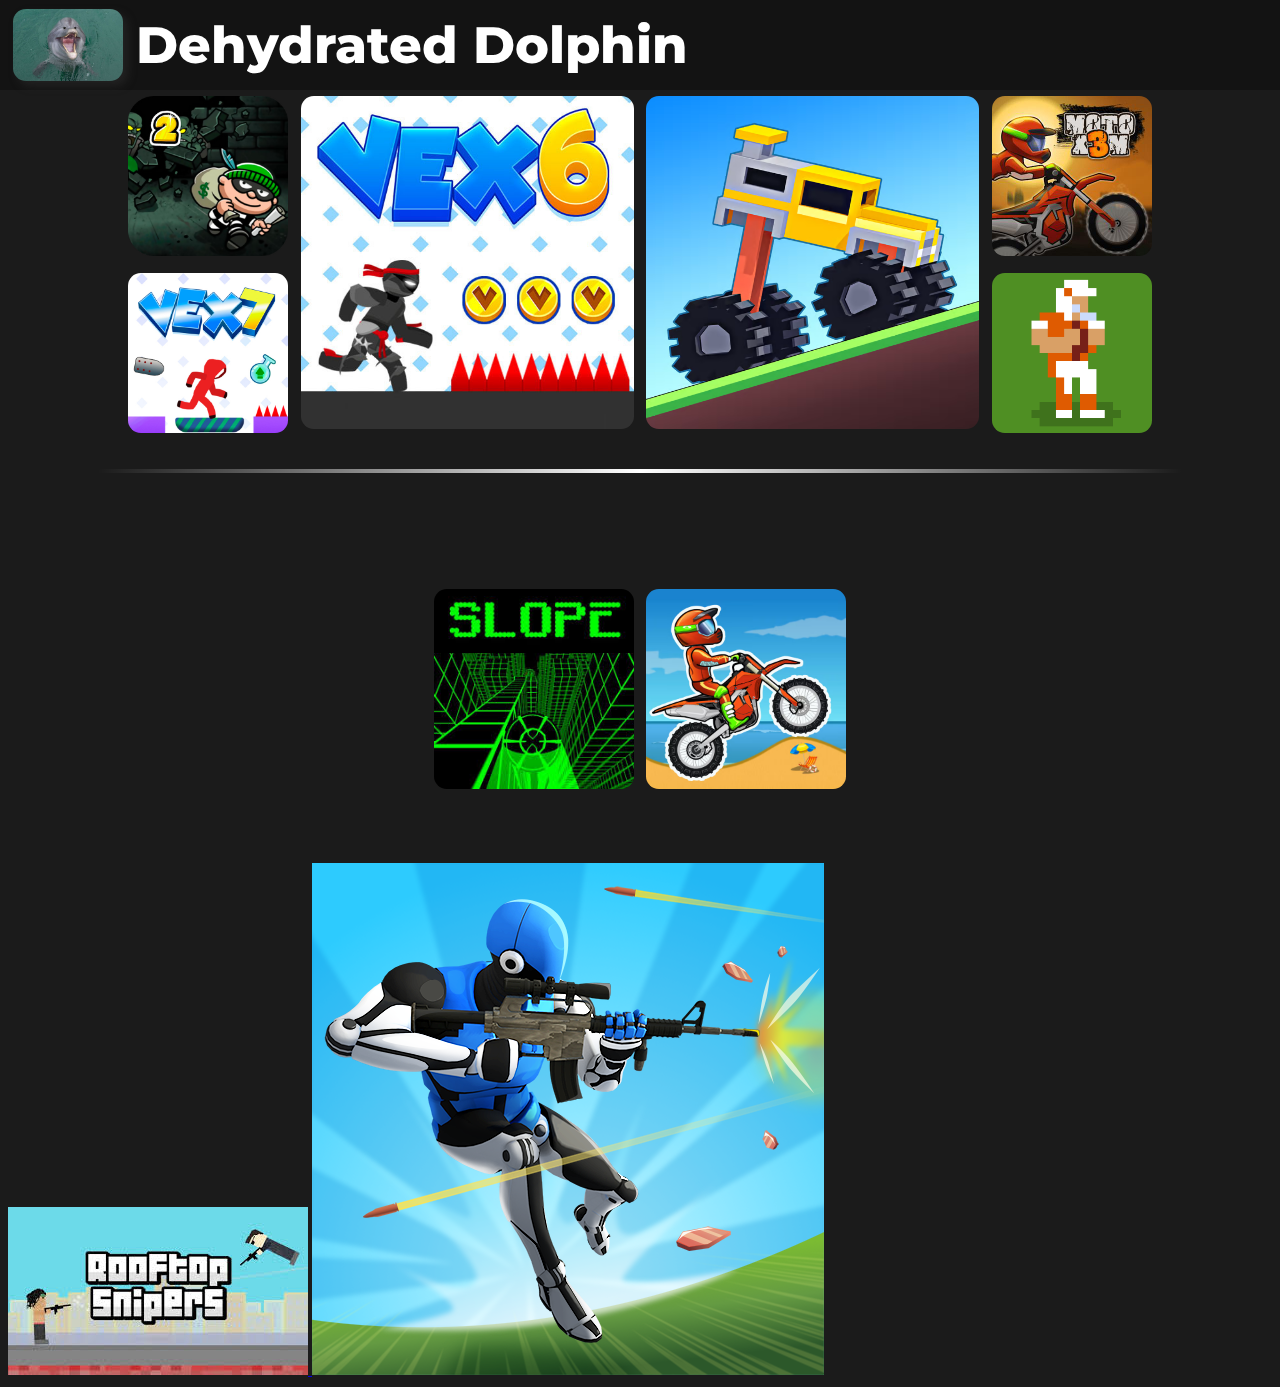
<file: index.html>
<!DOCTYPE html>
<html lang="en">
<head>
    <meta charset="UTF-8">
    <meta http-equiv="X-UA-Compatible" content="IE=edge">
    <meta name="viewport" content="width=device-width, initial-scale=1.0">
    <title>Dehydrated Dolphin Games</title>
    <link rel="stylesheet" href="/main.css">
    <link rel="stylesheet" href="https://site-assets.fontawesome.com/releases/v6.2.0/css/all.css">
</head>
<body>
    <nav>
        <img src="images/goofy ahh dolphin.jpg" alt="logo">
        <h1>Dehydrated Dolphin</h1>
    </nav>

    <div class="featured">
        <div class="column">
          <a href="games/bob-the-robber-2/">
            <img src="images/bob-the-robber-2.png">
            <div class="play-button">
                <i class="fa-solid fa-play"></i>
            </div>
          </a>
          <a href="games/vex7/">
            <img src="images/vex7.jpeg">
            <div class="play-button">
                <i class="fa-solid fa-play"></i>
            </div>
          </a>
        </div>
        <div class="row">
          <a href="games/vex6">
            <img src="images/vex6.jpeg">
            <div class="play-button">
                <i class="fa-solid fa-play"></i>
            </div>
          </a>
        </div>
        <div class="row">
          <a href="games/drive-mad/">
            <img src="images/drive-mad.jpg">
            <div class="play-button">
                <i class="fa-solid fa-play"></i>
            </div>
            </a>
        </div>
        <div class="column">
          <a href="games/moto-x3m/">
            <img src="images/moto-x3m.jpg">
            <div class="play-button">
                <i class="fa-solid fa-play"></i>
            </div>
          </a>
          <a href="games/retro-bowl/">
            <img src="images/retro-bowl.jpg">
            <div class="play-button">
                <i class="fa-solid fa-play"></i>
            </div>
          </a>
        </div>
        </div>
    </div>

    <div class="content">

    <hr>


    </div>

    <div id="games">

        <a href="games/slope/"><img src="images/slope.jpg" alt="slope"></a>
        <a href="games/motox3m2/"><img src="images/motox3m2.jpg" alt="moto x3m2"></a>
    </div>
    </div>
</body>
</html>

<script src="script.js"></script>
<a href="games/1v1lol/">
    <a href="games/rooftop snipers/"><img src="images/rooftopsnipers.jpeg">
    
        <img src="images/1v1 lol.png">
</file>
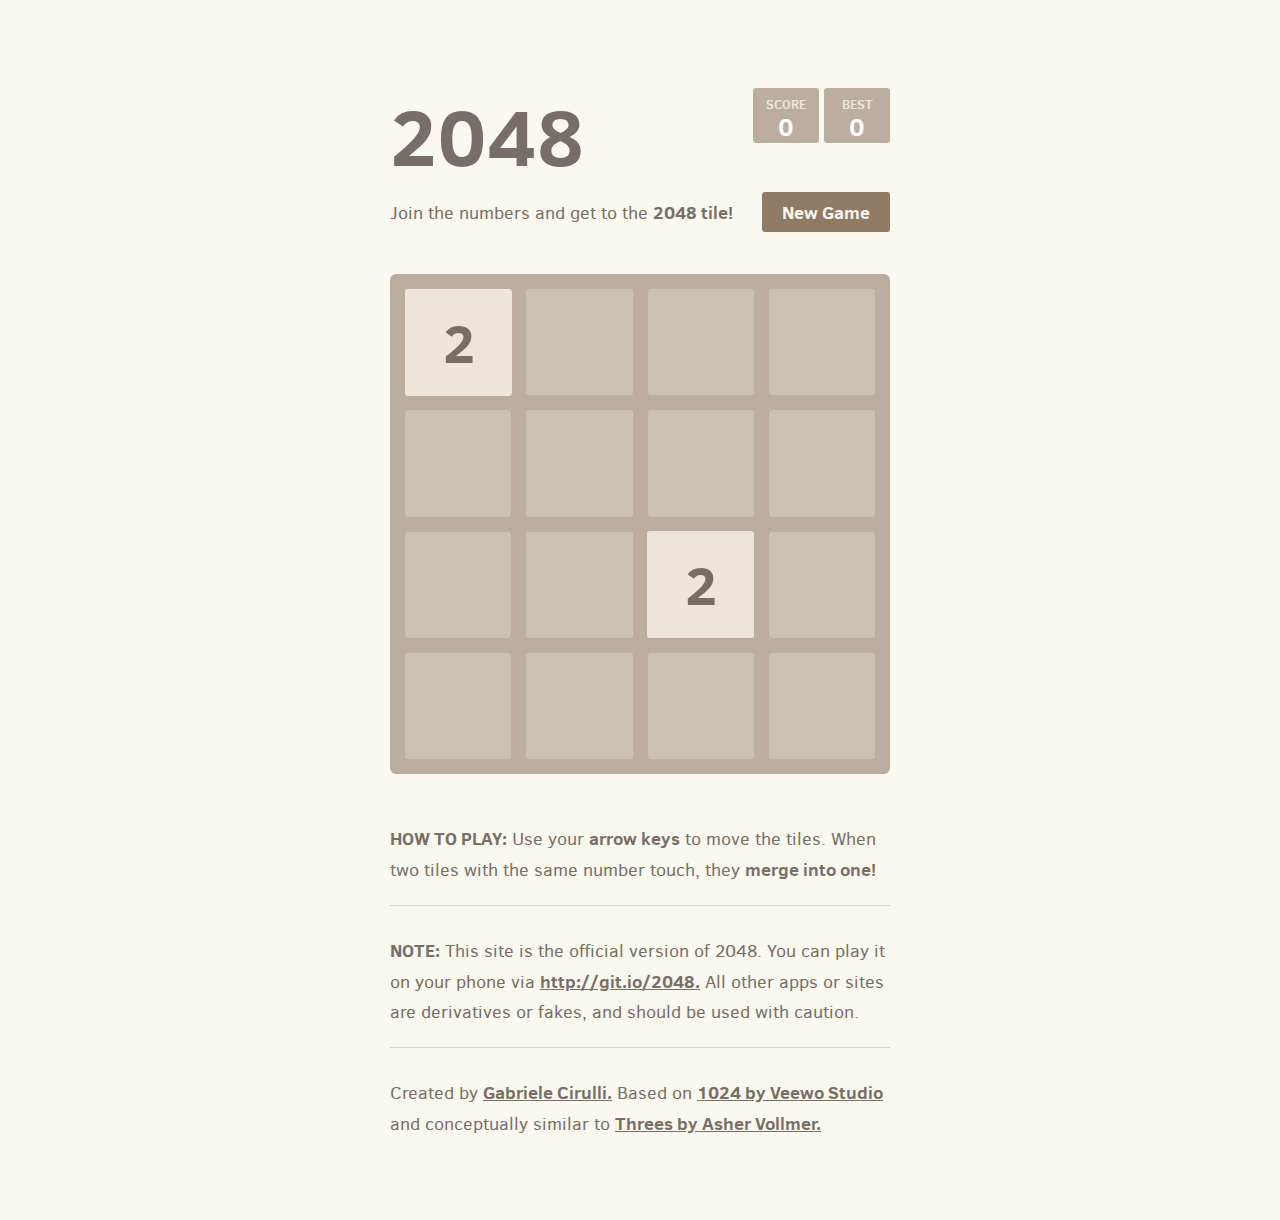
<file: games/2048/index.html>
<!DOCTYPE html>
<html>
<head>
  <meta charset="utf-8">
  <title>2048</title>

  <link href="style/main.css" rel="stylesheet" type="text/css">
  <link rel="shortcut icon" href="favicon.ico">
  <link rel="apple-touch-icon" href="meta/apple-touch-icon.png">
  <link rel="apple-touch-startup-image" href="meta/apple-touch-startup-image-640x1096.png" media="(device-width: 320px) and (device-height: 568px) and (-webkit-device-pixel-ratio: 2)"> <!-- iPhone 5+ -->
  <link rel="apple-touch-startup-image" href="meta/apple-touch-startup-image-640x920.png"  media="(device-width: 320px) and (device-height: 480px) and (-webkit-device-pixel-ratio: 2)"> <!-- iPhone, retina -->
  <meta name="apple-mobile-web-app-capable" content="yes">
  <meta name="apple-mobile-web-app-status-bar-style" content="black">

  <meta name="HandheldFriendly" content="True">
  <meta name="MobileOptimized" content="320">
  <meta name="viewport" content="width=device-width, target-densitydpi=160dpi, initial-scale=1.0, maximum-scale=1, user-scalable=no, minimal-ui">
</head>
<body>
  <div class="container">
    <div class="heading">
      <h1 class="title">2048</h1>
      <div class="scores-container">
        <div class="score-container">0</div>
        <div class="best-container">0</div>
      </div>
    </div>

    <div class="above-game">
      <p class="game-intro">Join the numbers and get to the <strong>2048 tile!</strong></p>
      <a class="restart-button">New Game</a>
    </div>

    <div class="game-container">
      <div class="game-message">
        <p></p>
        <div class="lower">
	        <a class="keep-playing-button">Keep going</a>
          <a class="retry-button">Try again</a>
        </div>
      </div>

      <div class="grid-container">
        <div class="grid-row">
          <div class="grid-cell"></div>
          <div class="grid-cell"></div>
          <div class="grid-cell"></div>
          <div class="grid-cell"></div>
        </div>
        <div class="grid-row">
          <div class="grid-cell"></div>
          <div class="grid-cell"></div>
          <div class="grid-cell"></div>
          <div class="grid-cell"></div>
        </div>
        <div class="grid-row">
          <div class="grid-cell"></div>
          <div class="grid-cell"></div>
          <div class="grid-cell"></div>
          <div class="grid-cell"></div>
        </div>
        <div class="grid-row">
          <div class="grid-cell"></div>
          <div class="grid-cell"></div>
          <div class="grid-cell"></div>
          <div class="grid-cell"></div>
        </div>
      </div>

      <div class="tile-container">

      </div>
    </div>

    <p class="game-explanation">
      <strong class="important">How to play:</strong> Use your <strong>arrow keys</strong> to move the tiles. When two tiles with the same number touch, they <strong>merge into one!</strong>
    </p>
    <hr>
    <p>
    <strong class="important">Note:</strong> This site is the official version of 2048. You can play it on your phone via <a href="http://git.io/2048">http://git.io/2048.</a> All other apps or sites are derivatives or fakes, and should be used with caution.
    </p>
    <hr>
    <p>
    Created by <a href="http://gabrielecirulli.com" target="_blank">Gabriele Cirulli.</a> Based on <a href="https://itunes.apple.com/us/app/1024!/id823499224" target="_blank">1024 by Veewo Studio</a> and conceptually similar to <a href="http://asherv.com/threes/" target="_blank">Threes by Asher Vollmer.</a>
    </p>
  </div>

  <script src="js/bind_polyfill.js"></script>
  <script src="js/classlist_polyfill.js"></script>
  <script src="js/animframe_polyfill.js"></script>
  <script src="js/keyboard_input_manager.js"></script>
  <script src="js/html_actuator.js"></script>
  <script src="js/grid.js"></script>
  <script src="js/tile.js"></script>
  <script src="js/local_storage_manager.js"></script>
  <script src="js/game_manager.js"></script>
  <script src="js/application.js"></script>
</body>
</html>
</file>
<file: main.css>
@import url('https://fonts.googleapis.com/css2?family=Montserrat:wght@400;600;700;800;900&display=swap');

body {
    background-color: #1b1b1b;
    font-family: 'Montserrat', sans-serif;
}

nav {
    position: fixed;
    top: 0;
    left: 0;
    backdrop-filter: blur(10px) saturate(200%) brightness(70%);
    color: #fff;
    display: flex;
    height: 7vw;
    width: 100%;
    align-items: center;
    justify-content: left;
    padding: 0 1%;
    z-index: 5;
    margin: auto;
}

nav img {
    height: 80%;
    width: auto;
    margin-right: 1%;
    border-radius: 1vw;
    cursor: pointer;
    user-select: none;
    box-shadow: 5px 5px 10px rgba(53, 53, 53, 0.459);
}

nav h1 {
    font-size: 4vw;
    font-weight: 800;
    margin-right: 1%;
}

.content {
    flex-direction: column;
    align-items: left;
    padding: 7vw;
    padding-top: 0vw;
}

.content hr {
    border: 0;
    height: 4px;
    background-image: linear-gradient(to right, rgba(0, 0, 0, 0), rgb(255, 255, 255), rgba(0, 0, 0, 0));
    margin: 1vw 0;
}

.search {
    display: flex;
    user-select: none;
    margin-top: 2.5vw;
    margin-left: 1.2vw;
}
 
.search input {
    background-color: #222222;
    border: none;
    border-radius: 1vw 0 0 1vw;
    color: #fff;
    font-size: 1.5vw;
    font-weight: 600;
    padding: 0.8vw 1.5vw;
    font-family: 'Montserrat', sans-serif;
    z-index: 1;
    outline: none;
}
 
.search input::placeholder {
    color: #fff;
    font-weight: 600;
    font-size: 1.5vw;
}
 
.search button {
    background-color: #fff;
    border: none;
    border-radius: 0 1vw 1vw 0;
    color:#222222;
    font-size: 1.5vw;
    font-weight: 600;
    padding: 0.8vw 1vw;
    cursor: pointer;
    font-family: 'Montserrat', sans-serif;
    z-index: 1;
    transition: .3s all ease;
}
 
#games {
    display: flex;
    flex-wrap: wrap;
    justify-content: center;
    margin-top: .6vw;
    padding-bottom: 5vw;

}
 
#games img {    height: 15.6vw;
    width: 15.6vw;
    border-radius: 1vw;
    margin: .5vw;
    cursor: pointer;
    user-select: none;
    transition: transform .2s;
}
 
#games img:hover {
    transform: scale(1.01);
}

.featured {
    display: flex;
    flex-direction: row;
    flex-wrap: wrap;
    justify-content: center;
    padding: 1vw;
    margin:1%;
    margin-top: 6vw;
}

.featured h1 {
    font-size: 3.5vw;
    font-weight: 700;
    margin: 1vw 1vw .4vw 1vw;
    width: 83.8%;
    text-align: left;
    color: #fff;
}

.featured .column {
    display: flex;
    flex-direction: column;
}

.featured img {
    height: 12.5vw;
    width: 12.5vw;
    border-radius: 1vw;
    margin: .5vw;
    cursor: pointer;
    user-select: none;
    transition: all .2s;
}

.featured img:hover {
    transform: scale(1.02);
    filter: brightness(50%);
}


.featured .row img {
    height: 26vw;
    width: 26vw;
}

.featured a {
    display: inline-block;
    position: relative;
    color: #2c7ffc;
    text-decoration: none;
}
    
    .featured .play-button {
    position: absolute;
    top: 50%;
    left: 50%;
    transform: translate(-50%, -50%);
    opacity: 0;
    transition: opacity 0.2s;
    }
    
    .featured a:hover .play-button {
    opacity: 1;
    pointer-events: none;
    }
    
    .featured .play-button i {
    font-size: 5vw;
    text-shadow: 0 0 100px #2c7ffc;
    }
</file>
<file: games/2048/style/main.css>
@import url(fonts/clear-sans.css);
html, body {
  margin: 0;
  padding: 0;
  background: #faf8ef;
  color: #776e65;
  font-family: "Clear Sans", "Helvetica Neue", Arial, sans-serif;
  font-size: 18px; }

body {
  margin: 80px 0; }

.heading:after {
  content: "";
  display: block;
  clear: both; }

h1.title {
  font-size: 80px;
  font-weight: bold;
  margin: 0;
  display: block;
  float: left; }

@-webkit-keyframes move-up {
  0% {
    top: 25px;
    opacity: 1; }

  100% {
    top: -50px;
    opacity: 0; } }
@-moz-keyframes move-up {
  0% {
    top: 25px;
    opacity: 1; }

  100% {
    top: -50px;
    opacity: 0; } }
@keyframes move-up {
  0% {
    top: 25px;
    opacity: 1; }

  100% {
    top: -50px;
    opacity: 0; } }
.scores-container {
  float: right;
  text-align: right; }

.score-container, .best-container {
  position: relative;
  display: inline-block;
  background: #bbada0;
  padding: 15px 25px;
  font-size: 25px;
  height: 25px;
  line-height: 47px;
  font-weight: bold;
  border-radius: 3px;
  color: white;
  margin-top: 8px;
  text-align: center; }
  .score-container:after, .best-container:after {
    position: absolute;
    width: 100%;
    top: 10px;
    left: 0;
    text-transform: uppercase;
    font-size: 13px;
    line-height: 13px;
    text-align: center;
    color: #eee4da; }
  .score-container .score-addition, .best-container .score-addition {
    position: absolute;
    right: 30px;
    color: red;
    font-size: 25px;
    line-height: 25px;
    font-weight: bold;
    color: rgba(119, 110, 101, 0.9);
    z-index: 100;
    -webkit-animation: move-up 600ms ease-in;
    -moz-animation: move-up 600ms ease-in;
    animation: move-up 600ms ease-in;
    -webkit-animation-fill-mode: both;
    -moz-animation-fill-mode: both;
    animation-fill-mode: both; }

.score-container:after {
  content: "Score"; }

.best-container:after {
  content: "Best"; }

p {
  margin-top: 0;
  margin-bottom: 10px;
  line-height: 1.65; }

a {
  color: #776e65;
  font-weight: bold;
  text-decoration: underline;
  cursor: pointer; }

strong.important {
  text-transform: uppercase; }

hr {
  border: none;
  border-bottom: 1px solid #d8d4d0;
  margin-top: 20px;
  margin-bottom: 30px; }

.container {
  width: 500px;
  margin: 0 auto; }

@-webkit-keyframes fade-in {
  0% {
    opacity: 0; }

  100% {
    opacity: 1; } }
@-moz-keyframes fade-in {
  0% {
    opacity: 0; }

  100% {
    opacity: 1; } }
@keyframes fade-in {
  0% {
    opacity: 0; }

  100% {
    opacity: 1; } }
.game-container {
  margin-top: 40px;
  position: relative;
  padding: 15px;
  cursor: default;
  -webkit-touch-callout: none;
  -ms-touch-callout: none;
  -webkit-user-select: none;
  -moz-user-select: none;
  -ms-user-select: none;
  -ms-touch-action: none;
  touch-action: none;
  background: #bbada0;
  border-radius: 6px;
  width: 500px;
  height: 500px;
  -webkit-box-sizing: border-box;
  -moz-box-sizing: border-box;
  box-sizing: border-box; }
  .game-container .game-message {
    display: none;
    position: absolute;
    top: 0;
    right: 0;
    bottom: 0;
    left: 0;
    background: rgba(238, 228, 218, 0.5);
    z-index: 100;
    text-align: center;
    -webkit-animation: fade-in 800ms ease 1200ms;
    -moz-animation: fade-in 800ms ease 1200ms;
    animation: fade-in 800ms ease 1200ms;
    -webkit-animation-fill-mode: both;
    -moz-animation-fill-mode: both;
    animation-fill-mode: both; }
    .game-container .game-message p {
      font-size: 60px;
      font-weight: bold;
      height: 60px;
      line-height: 60px;
      margin-top: 222px; }
    .game-container .game-message .lower {
      display: block;
      margin-top: 59px; }
    .game-container .game-message a {
      display: inline-block;
      background: #8f7a66;
      border-radius: 3px;
      padding: 0 20px;
      text-decoration: none;
      color: #f9f6f2;
      height: 40px;
      line-height: 42px;
      margin-left: 9px; }
      .game-container .game-message a.keep-playing-button {
        display: none; }
    .game-container .game-message.game-won {
      background: rgba(237, 194, 46, 0.5);
      color: #f9f6f2; }
      .game-container .game-message.game-won a.keep-playing-button {
        display: inline-block; }
    .game-container .game-message.game-won, .game-container .game-message.game-over {
      display: block; }

.grid-container {
  position: absolute;
  z-index: 1; }

.grid-row {
  margin-bottom: 15px; }
  .grid-row:last-child {
    margin-bottom: 0; }
  .grid-row:after {
    content: "";
    display: block;
    clear: both; }

.grid-cell {
  width: 106.25px;
  height: 106.25px;
  margin-right: 15px;
  float: left;
  border-radius: 3px;
  background: rgba(238, 228, 218, 0.35); }
  .grid-cell:last-child {
    margin-right: 0; }

.tile-container {
  position: absolute;
  z-index: 2; }

.tile, .tile .tile-inner {
  width: 107px;
  height: 107px;
  line-height: 107px; }
.tile.tile-position-1-1 {
  -webkit-transform: translate(0px, 0px);
  -moz-transform: translate(0px, 0px);
  -ms-transform: translate(0px, 0px);
  transform: translate(0px, 0px); }
.tile.tile-position-1-2 {
  -webkit-transform: translate(0px, 121px);
  -moz-transform: translate(0px, 121px);
  -ms-transform: translate(0px, 121px);
  transform: translate(0px, 121px); }
.tile.tile-position-1-3 {
  -webkit-transform: translate(0px, 242px);
  -moz-transform: translate(0px, 242px);
  -ms-transform: translate(0px, 242px);
  transform: translate(0px, 242px); }
.tile.tile-position-1-4 {
  -webkit-transform: translate(0px, 363px);
  -moz-transform: translate(0px, 363px);
  -ms-transform: translate(0px, 363px);
  transform: translate(0px, 363px); }
.tile.tile-position-2-1 {
  -webkit-transform: translate(121px, 0px);
  -moz-transform: translate(121px, 0px);
  -ms-transform: translate(121px, 0px);
  transform: translate(121px, 0px); }
.tile.tile-position-2-2 {
  -webkit-transform: translate(121px, 121px);
  -moz-transform: translate(121px, 121px);
  -ms-transform: translate(121px, 121px);
  transform: translate(121px, 121px); }
.tile.tile-position-2-3 {
  -webkit-transform: translate(121px, 242px);
  -moz-transform: translate(121px, 242px);
  -ms-transform: translate(121px, 242px);
  transform: translate(121px, 242px); }
.tile.tile-position-2-4 {
  -webkit-transform: translate(121px, 363px);
  -moz-transform: translate(121px, 363px);
  -ms-transform: translate(121px, 363px);
  transform: translate(121px, 363px); }
.tile.tile-position-3-1 {
  -webkit-transform: translate(242px, 0px);
  -moz-transform: translate(242px, 0px);
  -ms-transform: translate(242px, 0px);
  transform: translate(242px, 0px); }
.tile.tile-position-3-2 {
  -webkit-transform: translate(242px, 121px);
  -moz-transform: translate(242px, 121px);
  -ms-transform: translate(242px, 121px);
  transform: translate(242px, 121px); }
.tile.tile-position-3-3 {
  -webkit-transform: translate(242px, 242px);
  -moz-transform: translate(242px, 242px);
  -ms-transform: translate(242px, 242px);
  transform: translate(242px, 242px); }
.tile.tile-position-3-4 {
  -webkit-transform: translate(242px, 363px);
  -moz-transform: translate(242px, 363px);
  -ms-transform: translate(242px, 363px);
  transform: translate(242px, 363px); }
.tile.tile-position-4-1 {
  -webkit-transform: translate(363px, 0px);
  -moz-transform: translate(363px, 0px);
  -ms-transform: translate(363px, 0px);
  transform: translate(363px, 0px); }
.tile.tile-position-4-2 {
  -webkit-transform: translate(363px, 121px);
  -moz-transform: translate(363px, 121px);
  -ms-transform: translate(363px, 121px);
  transform: translate(363px, 121px); }
.tile.tile-position-4-3 {
  -webkit-transform: translate(363px, 242px);
  -moz-transform: translate(363px, 242px);
  -ms-transform: translate(363px, 242px);
  transform: translate(363px, 242px); }
.tile.tile-position-4-4 {
  -webkit-transform: translate(363px, 363px);
  -moz-transform: translate(363px, 363px);
  -ms-transform: translate(363px, 363px);
  transform: translate(363px, 363px); }

.tile {
  position: absolute;
  -webkit-transition: 100ms ease-in-out;
  -moz-transition: 100ms ease-in-out;
  transition: 100ms ease-in-out;
  -webkit-transition-property: -webkit-transform;
  -moz-transition-property: -moz-transform;
  transition-property: transform; }
  .tile .tile-inner {
    border-radius: 3px;
    background: #eee4da;
    text-align: center;
    font-weight: bold;
    z-index: 10;
    font-size: 55px; }
  .tile.tile-2 .tile-inner {
    background: #eee4da;
    box-shadow: 0 0 30px 10px rgba(243, 215, 116, 0), inset 0 0 0 1px rgba(255, 255, 255, 0); }
  .tile.tile-4 .tile-inner {
    background: #ede0c8;
    box-shadow: 0 0 30px 10px rgba(243, 215, 116, 0), inset 0 0 0 1px rgba(255, 255, 255, 0); }
  .tile.tile-8 .tile-inner {
    color: #f9f6f2;
    background: #f2b179; }
  .tile.tile-16 .tile-inner {
    color: #f9f6f2;
    background: #f59563; }
  .tile.tile-32 .tile-inner {
    color: #f9f6f2;
    background: #f67c5f; }
  .tile.tile-64 .tile-inner {
    color: #f9f6f2;
    background: #f65e3b; }
  .tile.tile-128 .tile-inner {
    color: #f9f6f2;
    background: #edcf72;
    box-shadow: 0 0 30px 10px rgba(243, 215, 116, 0.2381), inset 0 0 0 1px rgba(255, 255, 255, 0.14286);
    font-size: 45px; }
    @media screen and (max-width: 520px) {
      .tile.tile-128 .tile-inner {
        font-size: 25px; } }
  .tile.tile-256 .tile-inner {
    color: #f9f6f2;
    background: #edcc61;
    box-shadow: 0 0 30px 10px rgba(243, 215, 116, 0.31746), inset 0 0 0 1px rgba(255, 255, 255, 0.19048);
    font-size: 45px; }
    @media screen and (max-width: 520px) {
      .tile.tile-256 .tile-inner {
        font-size: 25px; } }
  .tile.tile-512 .tile-inner {
    color: #f9f6f2;
    background: #edc850;
    box-shadow: 0 0 30px 10px rgba(243, 215, 116, 0.39683), inset 0 0 0 1px rgba(255, 255, 255, 0.2381);
    font-size: 45px; }
    @media screen and (max-width: 520px) {
      .tile.tile-512 .tile-inner {
        font-size: 25px; } }
  .tile.tile-1024 .tile-inner {
    color: #f9f6f2;
    background: #edc53f;
    box-shadow: 0 0 30px 10px rgba(243, 215, 116, 0.47619), inset 0 0 0 1px rgba(255, 255, 255, 0.28571);
    font-size: 35px; }
    @media screen and (max-width: 520px) {
      .tile.tile-1024 .tile-inner {
        font-size: 15px; } }
  .tile.tile-2048 .tile-inner {
    color: #f9f6f2;
    background: #edc22e;
    box-shadow: 0 0 30px 10px rgba(243, 215, 116, 0.55556), inset 0 0 0 1px rgba(255, 255, 255, 0.33333);
    font-size: 35px; }
    @media screen and (max-width: 520px) {
      .tile.tile-2048 .tile-inner {
        font-size: 15px; } }
  .tile.tile-super .tile-inner {
    color: #f9f6f2;
    background: #3c3a32;
    font-size: 30px; }
    @media screen and (max-width: 520px) {
      .tile.tile-super .tile-inner {
        font-size: 10px; } }

@-webkit-keyframes appear {
  0% {
    opacity: 0;
    -webkit-transform: scale(0);
    -moz-transform: scale(0);
    -ms-transform: scale(0);
    transform: scale(0); }

  100% {
    opacity: 1;
    -webkit-transform: scale(1);
    -moz-transform: scale(1);
    -ms-transform: scale(1);
    transform: scale(1); } }
@-moz-keyframes appear {
  0% {
    opacity: 0;
    -webkit-transform: scale(0);
    -moz-transform: scale(0);
    -ms-transform: scale(0);
    transform: scale(0); }

  100% {
    opacity: 1;
    -webkit-transform: scale(1);
    -moz-transform: scale(1);
    -ms-transform: scale(1);
    transform: scale(1); } }
@keyframes appear {
  0% {
    opacity: 0;
    -webkit-transform: scale(0);
    -moz-transform: scale(0);
    -ms-transform: scale(0);
    transform: scale(0); }

  100% {
    opacity: 1;
    -webkit-transform: scale(1);
    -moz-transform: scale(1);
    -ms-transform: scale(1);
    transform: scale(1); } }
.tile-new .tile-inner {
  -webkit-animation: appear 200ms ease 100ms;
  -moz-animation: appear 200ms ease 100ms;
  animation: appear 200ms ease 100ms;
  -webkit-animation-fill-mode: backwards;
  -moz-animation-fill-mode: backwards;
  animation-fill-mode: backwards; }

@-webkit-keyframes pop {
  0% {
    -webkit-transform: scale(0);
    -moz-transform: scale(0);
    -ms-transform: scale(0);
    transform: scale(0); }

  50% {
    -webkit-transform: scale(1.2);
    -moz-transform: scale(1.2);
    -ms-transform: scale(1.2);
    transform: scale(1.2); }

  100% {
    -webkit-transform: scale(1);
    -moz-transform: scale(1);
    -ms-transform: scale(1);
    transform: scale(1); } }
@-moz-keyframes pop {
  0% {
    -webkit-transform: scale(0);
    -moz-transform: scale(0);
    -ms-transform: scale(0);
    transform: scale(0); }

  50% {
    -webkit-transform: scale(1.2);
    -moz-transform: scale(1.2);
    -ms-transform: scale(1.2);
    transform: scale(1.2); }

  100% {
    -webkit-transform: scale(1);
    -moz-transform: scale(1);
    -ms-transform: scale(1);
    transform: scale(1); } }
@keyframes pop {
  0% {
    -webkit-transform: scale(0);
    -moz-transform: scale(0);
    -ms-transform: scale(0);
    transform: scale(0); }

  50% {
    -webkit-transform: scale(1.2);
    -moz-transform: scale(1.2);
    -ms-transform: scale(1.2);
    transform: scale(1.2); }

  100% {
    -webkit-transform: scale(1);
    -moz-transform: scale(1);
    -ms-transform: scale(1);
    transform: scale(1); } }
.tile-merged .tile-inner {
  z-index: 20;
  -webkit-animation: pop 200ms ease 100ms;
  -moz-animation: pop 200ms ease 100ms;
  animation: pop 200ms ease 100ms;
  -webkit-animation-fill-mode: backwards;
  -moz-animation-fill-mode: backwards;
  animation-fill-mode: backwards; }

.above-game:after {
  content: "";
  display: block;
  clear: both; }

.game-intro {
  float: left;
  line-height: 42px;
  margin-bottom: 0; }

.restart-button {
  display: inline-block;
  background: #8f7a66;
  border-radius: 3px;
  padding: 0 20px;
  text-decoration: none;
  color: #f9f6f2;
  height: 40px;
  line-height: 42px;
  display: block;
  text-align: center;
  float: right; }

.game-explanation {
  margin-top: 50px; }

@media screen and (max-width: 520px) {
  html, body {
    font-size: 15px; }

  body {
    margin: 20px 0;
    padding: 0 20px; }

  h1.title {
    font-size: 27px;
    margin-top: 15px; }

  .container {
    width: 280px;
    margin: 0 auto; }

  .score-container, .best-container {
    margin-top: 0;
    padding: 15px 10px;
    min-width: 40px; }

  .heading {
    margin-bottom: 10px; }

  .game-intro {
    width: 55%;
    display: block;
    box-sizing: border-box;
    line-height: 1.65; }

  .restart-button {
    width: 42%;
    padding: 0;
    display: block;
    box-sizing: border-box;
    margin-top: 2px; }

  .game-container {
    margin-top: 17px;
    position: relative;
    padding: 10px;
    cursor: default;
    -webkit-touch-callout: none;
    -ms-touch-callout: none;
    -webkit-user-select: none;
    -moz-user-select: none;
    -ms-user-select: none;
    -ms-touch-action: none;
    touch-action: none;
    background: #bbada0;
    border-radius: 6px;
    width: 280px;
    height: 280px;
    -webkit-box-sizing: border-box;
    -moz-box-sizing: border-box;
    box-sizing: border-box; }
    .game-container .game-message {
      display: none;
      position: absolute;
      top: 0;
      right: 0;
      bottom: 0;
      left: 0;
      background: rgba(238, 228, 218, 0.5);
      z-index: 100;
      text-align: center;
      -webkit-animation: fade-in 800ms ease 1200ms;
      -moz-animation: fade-in 800ms ease 1200ms;
      animation: fade-in 800ms ease 1200ms;
      -webkit-animation-fill-mode: both;
      -moz-animation-fill-mode: both;
      animation-fill-mode: both; }
      .game-container .game-message p {
        font-size: 60px;
        font-weight: bold;
        height: 60px;
        line-height: 60px;
        margin-top: 222px; }
      .game-container .game-message .lower {
        display: block;
        margin-top: 59px; }
      .game-container .game-message a {
        display: inline-block;
        background: #8f7a66;
        border-radius: 3px;
        padding: 0 20px;
        text-decoration: none;
        color: #f9f6f2;
        height: 40px;
        line-height: 42px;
        margin-left: 9px; }
        .game-container .game-message a.keep-playing-button {
          display: none; }
      .game-container .game-message.game-won {
        background: rgba(237, 194, 46, 0.5);
        color: #f9f6f2; }
        .game-container .game-message.game-won a.keep-playing-button {
          display: inline-block; }
      .game-container .game-message.game-won, .game-container .game-message.game-over {
        display: block; }

  .grid-container {
    position: absolute;
    z-index: 1; }

  .grid-row {
    margin-bottom: 10px; }
    .grid-row:last-child {
      margin-bottom: 0; }
    .grid-row:after {
      content: "";
      display: block;
      clear: both; }

  .grid-cell {
    width: 57.5px;
    height: 57.5px;
    margin-right: 10px;
    float: left;
    border-radius: 3px;
    background: rgba(238, 228, 218, 0.35); }
    .grid-cell:last-child {
      margin-right: 0; }

  .tile-container {
    position: absolute;
    z-index: 2; }

  .tile, .tile .tile-inner {
    width: 58px;
    height: 58px;
    line-height: 58px; }
  .tile.tile-position-1-1 {
    -webkit-transform: translate(0px, 0px);
    -moz-transform: translate(0px, 0px);
    -ms-transform: translate(0px, 0px);
    transform: translate(0px, 0px); }
  .tile.tile-position-1-2 {
    -webkit-transform: translate(0px, 67px);
    -moz-transform: translate(0px, 67px);
    -ms-transform: translate(0px, 67px);
    transform: translate(0px, 67px); }
  .tile.tile-position-1-3 {
    -webkit-transform: translate(0px, 135px);
    -moz-transform: translate(0px, 135px);
    -ms-transform: translate(0px, 135px);
    transform: translate(0px, 135px); }
  .tile.tile-position-1-4 {
    -webkit-transform: translate(0px, 202px);
    -moz-transform: translate(0px, 202px);
    -ms-transform: translate(0px, 202px);
    transform: translate(0px, 202px); }
  .tile.tile-position-2-1 {
    -webkit-transform: translate(67px, 0px);
    -moz-transform: translate(67px, 0px);
    -ms-transform: translate(67px, 0px);
    transform: translate(67px, 0px); }
  .tile.tile-position-2-2 {
    -webkit-transform: translate(67px, 67px);
    -moz-transform: translate(67px, 67px);
    -ms-transform: translate(67px, 67px);
    transform: translate(67px, 67px); }
  .tile.tile-position-2-3 {
    -webkit-transform: translate(67px, 135px);
    -moz-transform: translate(67px, 135px);
    -ms-transform: translate(67px, 135px);
    transform: translate(67px, 135px); }
  .tile.tile-position-2-4 {
    -webkit-transform: translate(67px, 202px);
    -moz-transform: translate(67px, 202px);
    -ms-transform: translate(67px, 202px);
    transform: translate(67px, 202px); }
  .tile.tile-position-3-1 {
    -webkit-transform: translate(135px, 0px);
    -moz-transform: translate(135px, 0px);
    -ms-transform: translate(135px, 0px);
    transform: translate(135px, 0px); }
  .tile.tile-position-3-2 {
    -webkit-transform: translate(135px, 67px);
    -moz-transform: translate(135px, 67px);
    -ms-transform: translate(135px, 67px);
    transform: translate(135px, 67px); }
  .tile.tile-position-3-3 {
    -webkit-transform: translate(135px, 135px);
    -moz-transform: translate(135px, 135px);
    -ms-transform: translate(135px, 135px);
    transform: translate(135px, 135px); }
  .tile.tile-position-3-4 {
    -webkit-transform: translate(135px, 202px);
    -moz-transform: translate(135px, 202px);
    -ms-transform: translate(135px, 202px);
    transform: translate(135px, 202px); }
  .tile.tile-position-4-1 {
    -webkit-transform: translate(202px, 0px);
    -moz-transform: translate(202px, 0px);
    -ms-transform: translate(202px, 0px);
    transform: translate(202px, 0px); }
  .tile.tile-position-4-2 {
    -webkit-transform: translate(202px, 67px);
    -moz-transform: translate(202px, 67px);
    -ms-transform: translate(202px, 67px);
    transform: translate(202px, 67px); }
  .tile.tile-position-4-3 {
    -webkit-transform: translate(202px, 135px);
    -moz-transform: translate(202px, 135px);
    -ms-transform: translate(202px, 135px);
    transform: translate(202px, 135px); }
  .tile.tile-position-4-4 {
    -webkit-transform: translate(202px, 202px);
    -moz-transform: translate(202px, 202px);
    -ms-transform: translate(202px, 202px);
    transform: translate(202px, 202px); }

  .tile .tile-inner {
    font-size: 35px; }

  .game-message p {
    font-size: 30px !important;
    height: 30px !important;
    line-height: 30px !important;
    margin-top: 90px !important; }
  .game-message .lower {
    margin-top: 30px !important; } }
</file>
